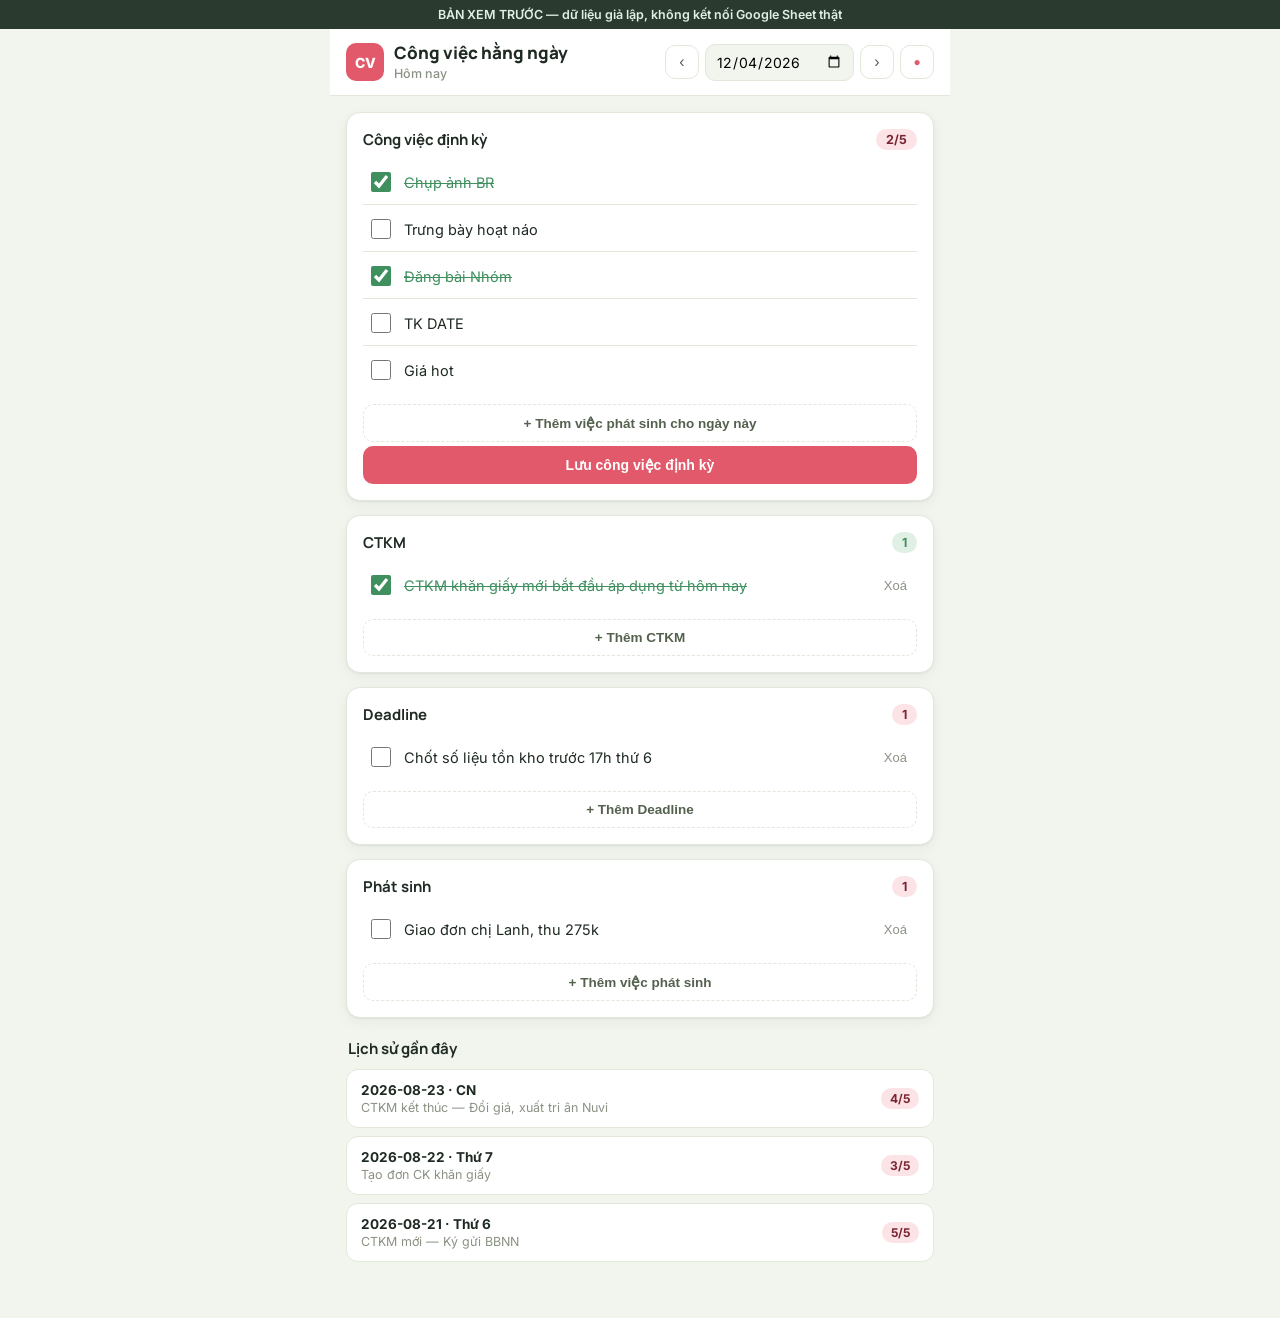
<file: preview.html>
<!DOCTYPE html>
<html lang="vi">
<head>
<meta charset="UTF-8">
<meta name="viewport" content="width=device-width, initial-scale=1.0">
<title>Công việc hằng ngày — Xem trước</title>
<link rel="preconnect" href="https://fonts.googleapis.com">
<link rel="preconnect" href="https://fonts.gstatic.com" crossorigin>
<link href="https://fonts.googleapis.com/css2?family=Manrope:wght@500;700;800&family=Inter:wght@400;500;600&display=swap" rel="stylesheet">
<style>
:root {
  --bg:#F1F5EE; --ink:#1E2A22; --ink-soft:#55614F; --muted:#8A9284; --card:#FFFFFF;
  --border:#E1E8DA; --accent:#E2596B; --accent-soft:#FBE3E6; --accent-ink:#7A2432;
  --done:#3F8F5F; --done-soft:#E1F0E5; --radius:14px;
  --shadow:0 1px 2px rgba(30,42,34,.06),0 4px 14px rgba(30,42,34,.05); font-size:16px;
}
* { box-sizing:border-box; }
body { margin:0; background:var(--bg); color:var(--ink); font-family:'Inter',sans-serif; -webkit-font-smoothing:antialiased; }
h1,h2 { font-family:'Manrope','Inter',sans-serif; margin:0; }
.demo-flag { background:#2A3A2E; color:#E1F0E5; text-align:center; font-size:12.5px; font-weight:600; padding:7px 10px; }
.app { max-width:620px; margin:0 auto; padding-bottom:40px; }
.topbar { background:var(--card); border-bottom:1px solid var(--border); position:sticky; top:0; z-index:10; }
.topbar-inner { max-width:620px; margin:0 auto; padding:14px 16px; display:flex; align-items:center; justify-content:space-between; gap:12px; flex-wrap:wrap; }
.brand { display:flex; align-items:center; gap:10px; }
.brand-mark { width:38px; height:38px; border-radius:10px; background:var(--accent); color:#fff; display:flex; align-items:center; justify-content:center; font-weight:800; font-size:14px; flex-shrink:0; }
.brand-text h1 { font-size:17px; font-weight:800; line-height:1.2; }
.brand-text p { margin:2px 0 0; font-size:12.5px; color:var(--muted); font-weight:500; }
.date-nav { display:flex; align-items:center; gap:6px; }
.date-nav input[type="date"] { border:1px solid var(--border); border-radius:10px; padding:8px 10px; font-family:'Inter',sans-serif; font-size:14px; background:var(--bg); }
.icon-btn { width:34px; height:34px; border-radius:10px; border:1px solid var(--border); background:var(--card); color:var(--ink-soft); font-size:16px; cursor:pointer; display:flex; align-items:center; justify-content:center; flex-shrink:0; }
#today-btn { color:var(--accent); font-size:12px; }
.status-banner { max-width:620px; margin:14px 16px 0; padding:10px 14px; border-radius:10px; font-size:13.5px; font-weight:600; }
.status-banner.ok { background:var(--done-soft); color:var(--done); }
.hidden { display:none !important; }
.content { padding:16px; display:flex; flex-direction:column; gap:14px; }
.card { background:var(--card); border:1px solid var(--border); border-radius:var(--radius); padding:16px; box-shadow:var(--shadow); }
.card-head { display:flex; align-items:center; justify-content:space-between; margin-bottom:10px; }
.card-head h2 { font-size:15px; font-weight:700; }
.progress-pill { background:var(--accent-soft); color:var(--accent-ink); font-size:12.5px; font-weight:700; padding:3px 10px; border-radius:999px; }
.progress-pill.complete { background:var(--done-soft); color:var(--done); }
.checklist { list-style:none; margin:0 0 12px; padding:0; display:flex; flex-direction:column; gap:2px; }
.checklist-item { display:flex; align-items:center; gap:10px; padding:9px 4px; border-bottom:1px solid var(--border); }
.checklist-item:last-child { border-bottom:none; }
.checklist-item input[type="checkbox"] { width:20px; height:20px; flex-shrink:0; accent-color:var(--done); cursor:pointer; }
.checklist-item label { font-size:14.5px; flex:1; cursor:pointer; }
.checklist-item.done label { color:var(--done); text-decoration:line-through; text-decoration-color:var(--done); }
.remove-item-btn { background:none; border:none; color:var(--muted); font-size:13px; cursor:pointer; padding:4px 6px; flex-shrink:0; }
.item-empty { color:var(--muted); font-size:13px; padding:4px 4px 10px; }
.add-item-btn { width:100%; padding:10px; border:1.5px dashed var(--border); border-radius:10px; background:none; color:var(--ink-soft); font-size:13.5px; font-weight:600; cursor:pointer; }
.add-form { display:flex; flex-direction:column; gap:8px; padding:12px; background:var(--bg); border-radius:10px; margin-top:8px; }
.add-form input[type="text"] { width:100%; border:1px solid var(--border); border-radius:8px; padding:9px 11px; font-family:'Inter',sans-serif; font-size:14px; background:var(--card); }
.add-form-row { display:flex; gap:8px; align-items:center; }
.add-form-row input[type="date"] { flex:1; border:1px solid var(--border); border-radius:8px; padding:8px 9px; font-family:'Inter',sans-serif; font-size:13.5px; background:var(--card); }
.add-form-confirm { border:none; background:var(--accent); color:#fff; font-weight:700; font-size:13.5px; padding:8px 14px; border-radius:8px; cursor:pointer; flex-shrink:0; }
.add-form-cancel { border:none; background:none; color:var(--muted); font-size:13.5px; padding:8px 6px; cursor:pointer; flex-shrink:0; }
.save-btn { border:none; border-radius:10px; background:var(--accent); color:#fff; font-size:14px; font-weight:700; padding:11px; cursor:pointer; width:100%; margin-top:4px; }
.history-section { margin-top:6px; }
.history-section .card-head { margin-bottom:10px; padding:0 2px; }
.history-list { display:flex; flex-direction:column; gap:8px; }
.history-item { background:var(--card); border:1px solid var(--border); border-radius:12px; padding:12px 14px; cursor:pointer; display:flex; align-items:center; justify-content:space-between; gap:10px; }
.history-item-left { display:flex; flex-direction:column; gap:2px; min-width:0; }
.history-date { font-size:13.5px; font-weight:700; }
.history-summary { font-size:12.5px; color:var(--muted); white-space:nowrap; overflow:hidden; text-overflow:ellipsis; }
.history-progress { font-size:12px; font-weight:700; color:var(--accent-ink); background:var(--accent-soft); padding:3px 9px; border-radius:999px; flex-shrink:0; }
</style>
</head>
<body>

<div class="demo-flag">BẢN XEM TRƯỚC — dữ liệu giả lập, không kết nối Google Sheet thật</div>

<div class="app">
  <header class="topbar">
    <div class="topbar-inner">
      <div class="brand">
        <span class="brand-mark">CV</span>
        <div class="brand-text"><h1>Công việc hằng ngày</h1><p id="weekday-label">—</p></div>
      </div>
      <div class="date-nav">
        <button class="icon-btn" id="prev-day">‹</button>
        <input type="date" id="date-input">
        <button class="icon-btn" id="next-day">›</button>
        <button class="icon-btn" id="today-btn" title="Về hôm nay">●</button>
      </div>
    </div>
  </header>

  <main class="content">
    <div id="status-banner" class="status-banner ok hidden">Đã lưu.</div>

    <section class="card">
      <div class="card-head"><h2>Công việc định kỳ</h2><span class="progress-pill" id="cl-pill">2/5</span></div>
      <ul class="checklist" id="cl-list"></ul>
      <button class="add-item-btn">+ Thêm việc phát sinh cho ngày này</button>
      <button class="save-btn">Lưu công việc định kỳ</button>
    </section>

    <section class="card item-section" data-type="ctkm">
      <div class="card-head"><h2>CTKM</h2><span class="progress-pill" data-role="pill">1</span></div>
      <ul class="checklist" data-role="list"></ul>
      <button class="add-item-btn" data-role="add-btn">+ Thêm CTKM</button>
      <div class="add-form hidden" data-role="add-form">
        <input type="text" placeholder="Nội dung CTKM…" data-role="add-text">
        <div class="add-form-row">
          <input type="date" data-role="add-date">
          <button class="add-form-confirm" data-role="add-confirm">Thêm</button>
          <button class="add-form-cancel" data-role="add-cancel">Huỷ</button>
        </div>
      </div>
    </section>

    <section class="card item-section" data-type="deadline">
      <div class="card-head"><h2>Deadline</h2><span class="progress-pill" data-role="pill">1</span></div>
      <ul class="checklist" data-role="list"></ul>
      <button class="add-item-btn" data-role="add-btn">+ Thêm Deadline</button>
      <div class="add-form hidden" data-role="add-form">
        <input type="text" placeholder="Nội dung deadline…" data-role="add-text">
        <div class="add-form-row">
          <input type="date" data-role="add-date">
          <button class="add-form-confirm" data-role="add-confirm">Thêm</button>
          <button class="add-form-cancel" data-role="add-cancel">Huỷ</button>
        </div>
      </div>
    </section>

    <section class="card item-section" data-type="phatsinh">
      <div class="card-head"><h2>Phát sinh</h2><span class="progress-pill" data-role="pill">1</span></div>
      <ul class="checklist" data-role="list"></ul>
      <button class="add-item-btn" data-role="add-btn">+ Thêm việc phát sinh</button>
      <div class="add-form hidden" data-role="add-form">
        <input type="text" placeholder="Nội dung phát sinh…" data-role="add-text">
        <div class="add-form-row">
          <input type="date" data-role="add-date">
          <button class="add-form-confirm" data-role="add-confirm">Thêm</button>
          <button class="add-form-cancel" data-role="add-cancel">Huỷ</button>
        </div>
      </div>
    </section>

    <section class="history-section">
      <div class="card-head"><h2>Lịch sử gần đây</h2></div>
      <div class="history-list" id="history-list"></div>
    </section>
  </main>
</div>

<script>
const todayStr = new Date().toISOString().slice(0,10);
document.getElementById('date-input').value = todayStr;
document.getElementById('weekday-label').textContent = 'Hôm nay';

let checklist = [
  { item: 'Chụp ảnh BR', done: true },
  { item: 'Trưng bày hoạt náo', done: false },
  { item: 'Đăng bài Nhóm', done: true },
  { item: 'TK DATE', done: false },
  { item: 'Giá hot', done: false }
];

let items = {
  ctkm: [{ id: '1', text: 'CTKM khăn giấy mới bắt đầu áp dụng từ hôm nay', done: true }],
  deadline: [{ id: '2', text: 'Chốt số liệu tồn kho trước 17h thứ 6', done: false }],
  phatsinh: [{ id: '3', text: 'Giao đơn chị Lanh, thu 275k', done: false }]
};

const history = [
  { date: '2026-08-23', weekday: 'CN', done: 4, total: 5, summary: 'CTKM kết thúc — Đổi giá, xuất tri ân Nuvi' },
  { date: '2026-08-22', weekday: 'Thứ 7', done: 3, total: 5, summary: 'Tạo đơn CK khăn giấy' },
  { date: '2026-08-21', weekday: 'Thứ 6', done: 5, total: 5, summary: 'CTKM mới — Ký gửi BBNN' }
];

function renderChecklist() {
  const list = document.getElementById('cl-list');
  list.innerHTML = '';
  let done = 0;
  checklist.forEach((c, i) => {
    if (c.done) done++;
    const li = document.createElement('li');
    li.className = 'checklist-item' + (c.done ? ' done' : '');
    li.innerHTML = `<input type="checkbox" id="ci-${i}" ${c.done ? 'checked' : ''}><label for="ci-${i}">${c.item}</label>`;
    li.querySelector('input').addEventListener('change', e => { checklist[i].done = e.target.checked; renderChecklist(); });
    list.appendChild(li);
  });
  const pill = document.getElementById('cl-pill');
  pill.textContent = `${done}/${checklist.length}`;
  pill.classList.toggle('complete', done === checklist.length);
}

function renderItemSection(section) {
  const type = section.dataset.type;
  const list = section.querySelector('[data-role="list"]');
  const pill = section.querySelector('[data-role="pill"]');
  list.innerHTML = '';
  const arr = items[type];
  let done = 0;
  if (!arr.length) list.innerHTML = '<li class="item-empty">Chưa có mục nào cho ngày này.</li>';
  arr.forEach((entry, i) => {
    if (entry.done) done++;
    const li = document.createElement('li');
    li.className = 'checklist-item' + (entry.done ? ' done' : '');
    const cb = document.createElement('input');
    cb.type = 'checkbox'; cb.checked = entry.done;
    cb.addEventListener('change', e => { entry.done = e.target.checked; renderItemSection(section); });
    const label = document.createElement('label');
    label.textContent = entry.text;
    const rm = document.createElement('button');
    rm.className = 'remove-item-btn'; rm.textContent = 'Xoá';
    rm.addEventListener('click', () => { items[type].splice(i, 1); renderItemSection(section); });
    li.appendChild(cb); li.appendChild(label); li.appendChild(rm);
    list.appendChild(li);
  });
  pill.textContent = String(arr.length);
  pill.classList.toggle('complete', arr.length > 0 && done === arr.length);
}

document.querySelectorAll('.item-section').forEach(section => {
  const addBtn = section.querySelector('[data-role="add-btn"]');
  const addForm = section.querySelector('[data-role="add-form"]');
  const addText = section.querySelector('[data-role="add-text"]');
  const addDate = section.querySelector('[data-role="add-date"]');
  const addConfirm = section.querySelector('[data-role="add-confirm"]');
  const addCancel = section.querySelector('[data-role="add-cancel"]');

  addBtn.addEventListener('click', () => {
    addForm.classList.remove('hidden');
    addDate.value = document.getElementById('date-input').value;
    addText.focus();
  });
  addCancel.addEventListener('click', () => { addForm.classList.add('hidden'); addText.value = ''; });
  addConfirm.addEventListener('click', () => {
    const text = addText.value.trim();
    const date = addDate.value;
    if (!text) return;
    const type = section.dataset.type;
    if (date === document.getElementById('date-input').value) {
      items[type].push({ id: String(Math.random()), text, done: false });
      renderItemSection(section);
    } else {
      const banner = document.getElementById('status-banner');
      banner.textContent = `Đã thêm cho ngày ${date}.`;
      banner.classList.remove('hidden');
      setTimeout(() => banner.classList.add('hidden'), 2200);
    }
    addText.value = '';
    addForm.classList.add('hidden');
  });
});

function renderHistory() {
  const list = document.getElementById('history-list');
  list.innerHTML = '';
  history.forEach(h => {
    const div = document.createElement('div');
    div.className = 'history-item';
    div.innerHTML = `<div class="history-item-left"><div class="history-date">${h.date} · ${h.weekday}</div>
      <div class="history-summary">${h.summary}</div></div><span class="history-progress">${h.done}/${h.total}</span>`;
    list.appendChild(div);
  });
}

document.querySelector('.card .save-btn').addEventListener('click', () => {
  const banner = document.getElementById('status-banner');
  banner.textContent = 'Đã lưu công việc định kỳ.';
  banner.classList.remove('hidden');
  setTimeout(() => banner.classList.add('hidden'), 2200);
});

renderChecklist();
document.querySelectorAll('.item-section').forEach(renderItemSection);
renderHistory();
</script>
</body>
</html>
</file>
